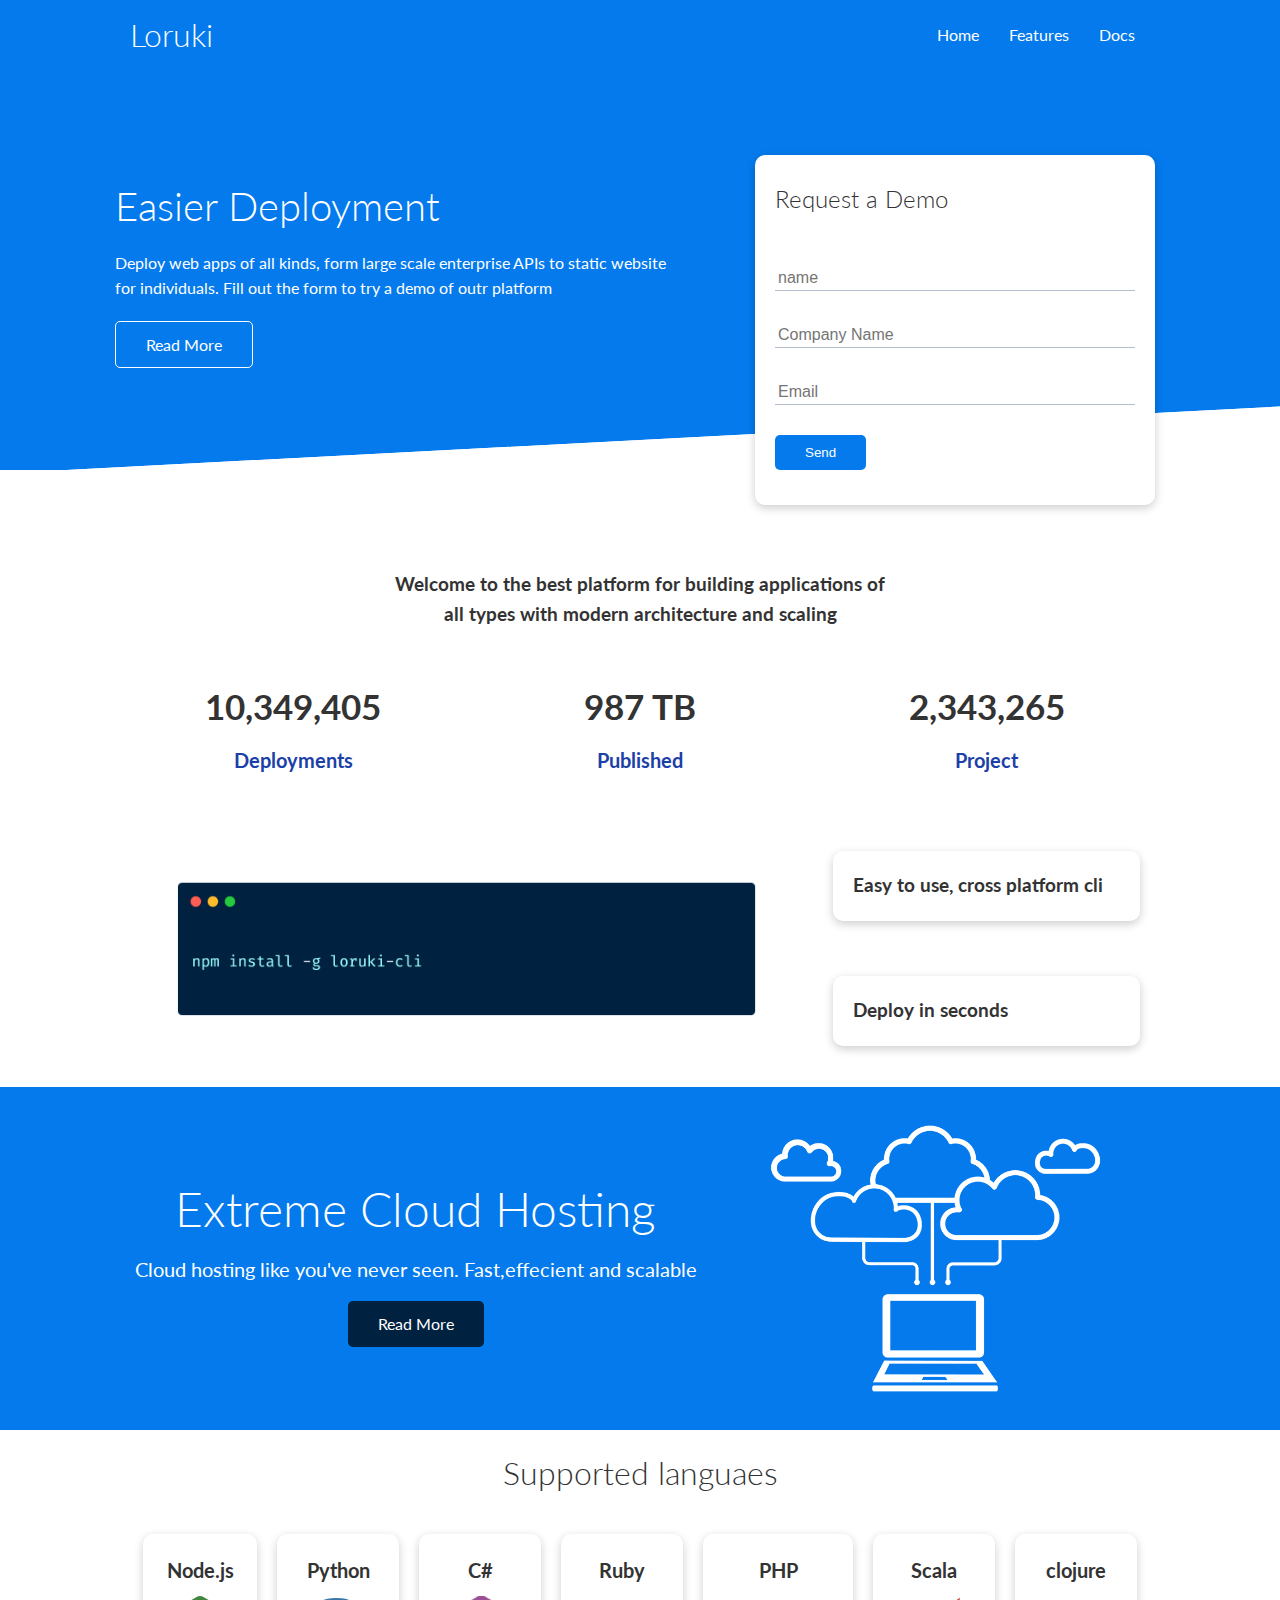
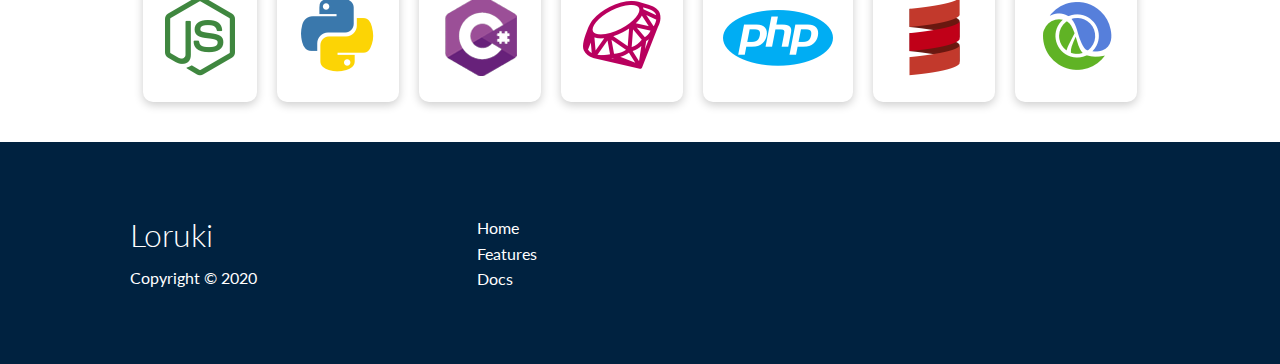
<file: index.html>
<!DOCTYPE html>
<html lang="en">
<head>
    <meta charset="UTF-8">
    <meta name="viewport" content="width=device-width, initial-scale=1.0">

    <link rel="stylesheet" href="css/style.css">
    <link rel="stylesheet" href="css/utilities.css">
    <link rel="stylesheet" href="https://cdnjs.cloudflare.com/ajax/libs/font-awesome/6.0.0-beta2/css/all.min.css" integrity="sha512-YWzhKL2whUzgiheMoBFwW8CKV4qpHQAEuvilg9FAn5VJUDwKZZxkJNuGM4XkWuk94WCrrwslk8yWNGmY1EduTA==" crossorigin="anonymous" referrerpolicy="no-referrer" />
    <title>Loruki | Cloud Hosting For Everyone</title>
</head>


<body>
    <!-- Navbar  -->
<div class="navbar">
<div class="container flex">
<h1 class = "logo">Loruki</h1>

<nav class= "navClass">

<ul>
<li><a href="index.html">Home</a></li>
<li><a href="features.html"> Features</a></li>
<li><a href="docs.html"> Docs</a></li>
</ul>

</nav>

</div>
</div>

<!-- Showcase -->
<section class="showcase">
<div class="container grid">
    <div class="showcase-text">
        <h1> Easier Deployment</h1>
        <p>
            Deploy web apps of all kinds, form large scale enterprise APIs to static website for individuals. Fill out the form to try a demo of outr platform
        </p>

        <a href="features.html" class="btn btn-outline"> Read More</a>

    </div>

    <div class="showcase-form card">

        <h2>Request a Demo</h2>
<form name="contact" method="POST" netlify-honeypot="bot-field" data-netlify="true">
    <input type="hidden" name="form-name" value="contact">
    <p class="hidden">
        <label>Don’t fill this out if you’re human: <input name="bot-field" /></label>
      </p>
    <div class="form-control">
        <input type="text" name ="name" placeholder="name" required>
    </div>

    <div class="form-control">
        <input type="text" name ="company" placeholder="Company Name" required>
    </div>

    <div class="form-control">
        <input type="email" name ="email" placeholder="Email" required>
    </div>
<input type="submit" value="Send" class="btn btn-primary">
 
</form>

    </div>
</div>
</section>

<!-- stats -->
<section class="stats">
    <div class="container">
        <h3 class="stats-heading text-center ">
            Welcome to the best platform  for building applications of all types with modern architecture and scaling
        </h3>

        <div class="grid grid-3 text-center my-4">
            <div>
                <i class="fas fa-server fa-3x"></i>
                <h3>10,349,405</h3>
                <p class="text-secondary">Deployments</p>
            </div>
            <div>
                <i class="fas fa-upload fa-3x"></i>
                <h3>987 TB</h3>
                <p class="text-secondary">Published</p>
            </div>
            <div>
                <i class="fas fa-project-diagram fa-3x"></i>
                <h3>2,343,265</h3>
                <p class="text-secondary">Project</p>
            </div>

        </div>
    </div>
</section>

<section class="cli">
    <div class="container grid">
        <img src="images/cli.png" alt="">
        <div class="card">
            <h3>Easy to use, cross platform cli</h3>
        </div>
        <div class="card">
            <h3>Deploy in seconds</h3>
        </div>
    </div>
</section>

<section class="cloud bg-primary my-2 py-2">
    <div class="container grid">
        <div class="text-center">
        <h2 class="lg">Extreme Cloud Hosting</h2>
        <p class="lead my-1">Cloud hosting like you've never seen. Fast,effecient and scalable</p>
        <a href="features.html" class="btn btn-dark"> Read More</a>
    </div>
        <img src="images/cloud.png" alt="">
    
</div>
</section>

<!-- supoorted languages -->

<section class="languages">
    <h2 class = "md text-center my-2"> Supported languaes </h2>
    <div class="container flex">
        <div class="card">
            <h4>Node.js</h4>
            <img src="images/logos/node.png" alt="">
        </div>

        <div class="card">
            <h4>Python</h4>
            <img src="images/logos/python.png" alt="">
        </div>

        <div class="card">
            <h4>C#</h4>
            <img src="images/logos/csharp.png" alt="">
        </div>

        <div class="card">
            <h4>Ruby</h4>
            <img src="images/logos/ruby.png" alt="">
        </div>
        
        <div class="card">
            <h4>PHP</h4>
            <img src="images/logos/php.png" alt="">
        </div>

        <div class="card">
            <h4>Scala</h4>
            <img src="images/logos/scala.png" alt="">
        </div>

        <div class="card">
            <h4>clojure</h4>
            <img src="images/logos/clojure.png" alt="">
        </div>
    </div>
</section>

<footer class = "footer bg-dark py-5">
    <div class="container grid grid-3">
        <div>
            <h1>Loruki</h1>
            <p>Copyright &copy; 2020</p>
        </div>

        <nav>
            <ul>
               <li><a href="index/html">Home</a></li>
               <li></li><a href="feautures/html">Features</a></li>
               <li><a href="docs/html">Docs</a></li>
            </ul>
        </nav>
        <div class="social">
            <a href="#"><i class = "fab fa-github fa-2x"></i></a>
            <a href="#"><i class = "fab fa-facebook fa-2x"></i></a>
            <a href="#"><i class = "fab fa-instagram fa-2x"></i></a>
            <a href="#"><i class = "fab fa-twitter fa-2x"></i></a>
        </div>

    </div>

</footer>
</body>
</html>
</file>
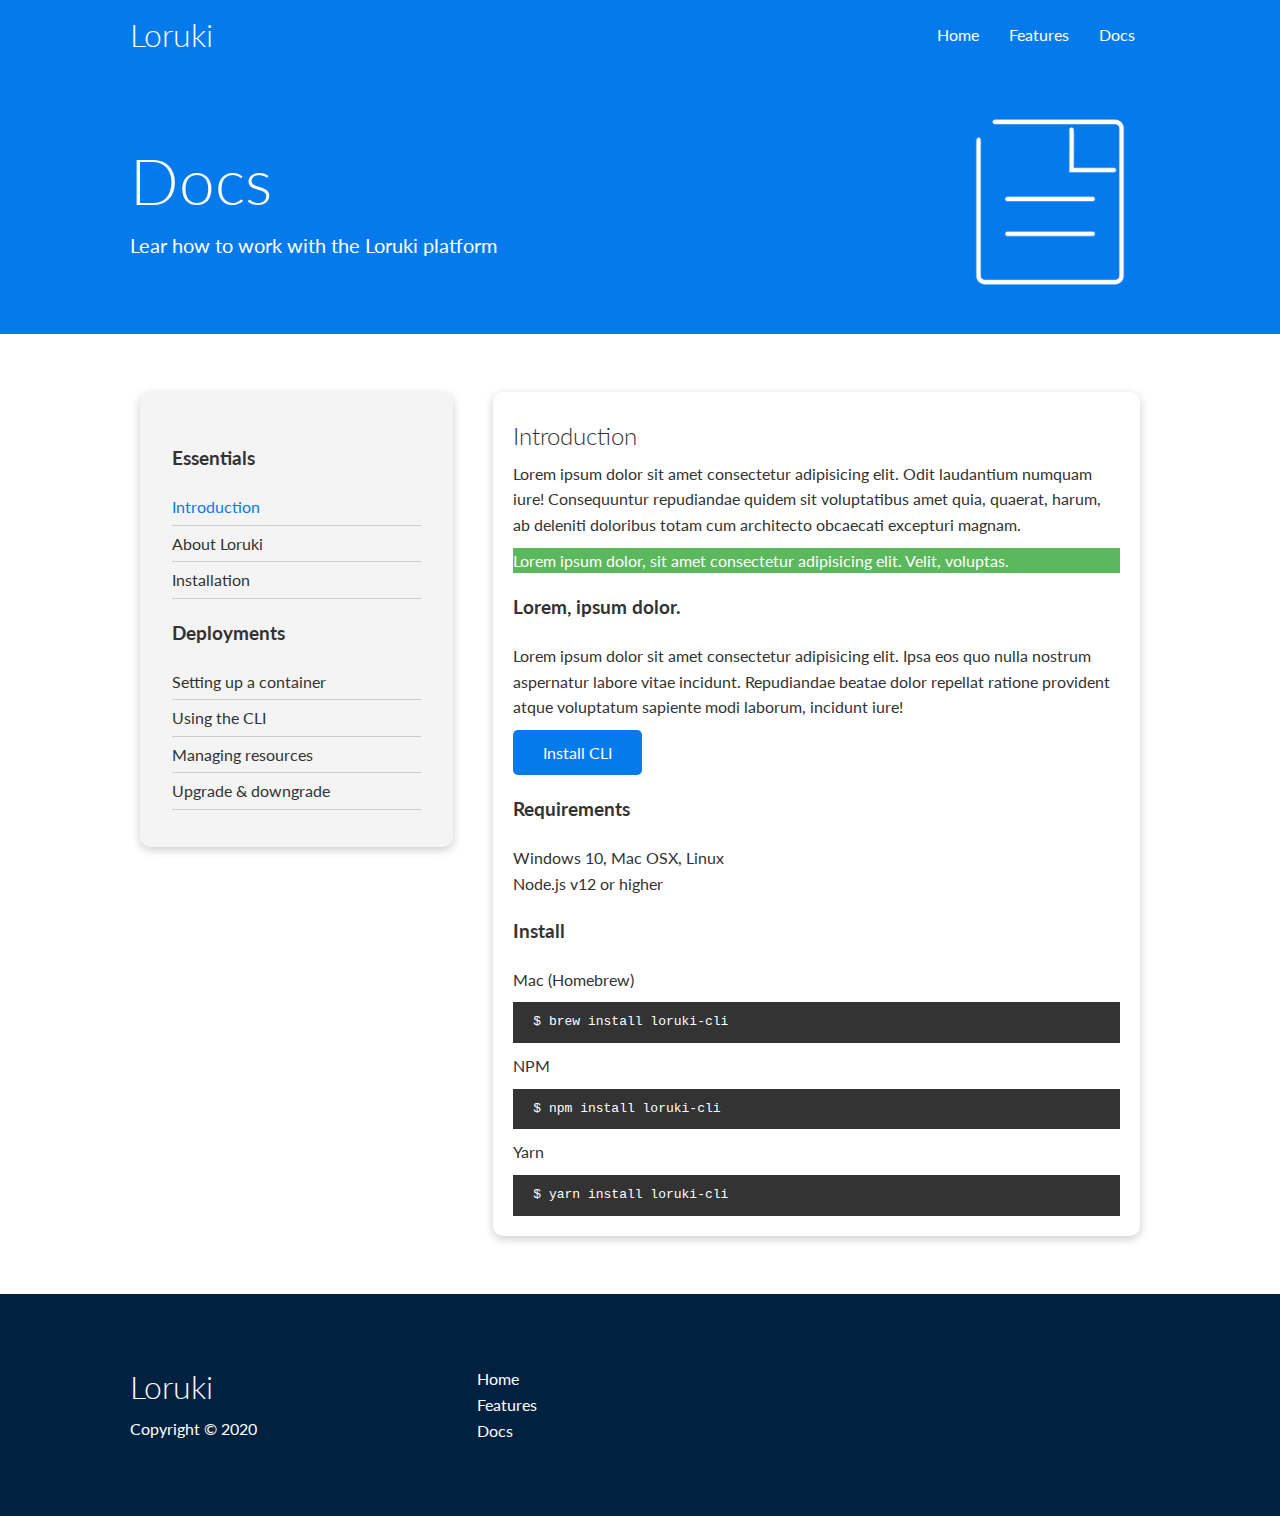
<file: docs.html>
<!DOCTYPE html>
<html lang="en">
<head>
    <meta charset="UTF-8">
    <meta name="viewport" content="width=device-width, initial-scale=1.0">

    <link rel="stylesheet" href="css/style.css">
    <link rel="stylesheet" href="css/utilities.css">
    <link rel="stylesheet" href="https://cdnjs.cloudflare.com/ajax/libs/font-awesome/6.0.0-beta2/css/all.min.css" integrity="sha512-YWzhKL2whUzgiheMoBFwW8CKV4qpHQAEuvilg9FAn5VJUDwKZZxkJNuGM4XkWuk94WCrrwslk8yWNGmY1EduTA==" crossorigin="anonymous" referrerpolicy="no-referrer" />
    <title>Loruki | Cloud Hosting For Everyone</title>
</head>


<body>
    <!-- Navbar  -->
<div class="navbar">
<div class="container flex">
<h1 class = "logo">Loruki</h1>

<nav class= "navClass">

<ul>
<li><a href="index.html">Home</a></li>
<li><a href="features.html"> Features</a></li>
<li><a href="docs.html"> Docs</a></li>
</ul>

</nav>

</div>
</div>

<section class="docs-head bg-primary py-3 ">
    
    <div class="container grid">
        <div>
            <h1 class = "xl">Docs</h1>
    <p class = "lead">Lear how to work with the Loruki platform</p>
   </div>
   <img src="images/docs.png" alt="">

    </div>
</section>

<section class="docs-main my-4">
    <div class="container grid">
        <div class="card bg-light p-3">
            <h3 class = "my-2">Essentials</h3>
            <nav>
            <ul>
             <li><a class = "text-primary" href="#">Introduction</a></li>
             <li><a href="#">About Loruki</a></li>
             <li><a href="#">Installation</a></li>
            </ul>
        </nav>

        <h3 class = "my-2">Deployments</h3>
        <nav>
        <ul>
         <li><a href="#">Setting up a container</a></li>
         <li><a href="#">Using the CLI</a></li>
         <li><a href="#">Managing resources</a></li>
         <li><a href="#">Upgrade & downgrade</a></li>
        </ul>
    </nav>

        </div>

        <div class="card">
            <h2>Introduction</h2>
            <p>Lorem ipsum dolor sit amet consectetur adipisicing elit. Odit laudantium numquam iure! Consequuntur repudiandae quidem sit voluptatibus amet quia, quaerat, harum, ab deleniti doloribus totam cum architecto obcaecati excepturi magnam.</p>
       <div class="alert-success">
           <i class = "fas fa-info"></i> Lorem ipsum dolor, sit amet consectetur adipisicing elit. Velit, voluptas.
       </div>
       <h3>Lorem, ipsum dolor.</h3>
       <p>Lorem ipsum dolor sit amet consectetur adipisicing elit. Ipsa eos quo nulla nostrum aspernatur labore vitae incidunt. Repudiandae beatae dolor repellat ratione provident atque voluptatum sapiente modi laborum, incidunt iure!</p>
    <a href="#" class="btn btn-primary">Install CLI</a>  

    <h3>Requirements</h3>
    <ul>
        <li>Windows 10, Mac OSX, Linux</li>
        <li>Node.js v12 or higher</li>
    </ul>
    <h3>Install</h3>
    <p>Mac (Homebrew)</p>
    <pre><code>$ brew install loruki-cli</code></pre>
    <p>NPM</p>
    <pre><code>$ npm install loruki-cli</code></pre>
    <p>Yarn</p>
    <pre><code>$ yarn install loruki-cli</code></pre>
    
    </div>

    </div>
</section>


<!-- Footer -->

<footer class = "footer bg-dark py-5">
    <div class="container grid grid-3">
        <div>
            <h1>Loruki</h1>
            <p>Copyright &copy; 2020</p>
        </div>

        <nav>
            <ul>
               <li><a href="index/html">Home</a></li>
               <li></li><a href="feautures/html">Features</a></li>
               <li><a href="docs/html">Docs</a></li>
            </ul>
        </nav>
        <div class="social">
            <a href="#"><i class = "fab fa-github fa-2x"></i></a>
            <a href="#"><i class = "fab fa-facebook fa-2x"></i></a>
            <a href="#"><i class = "fab fa-instagram fa-2x"></i></a>
            <a href="#"><i class = "fab fa-twitter fa-2x"></i></a>
        </div>

    </div>

</footer>
</body>
</html>
</file>
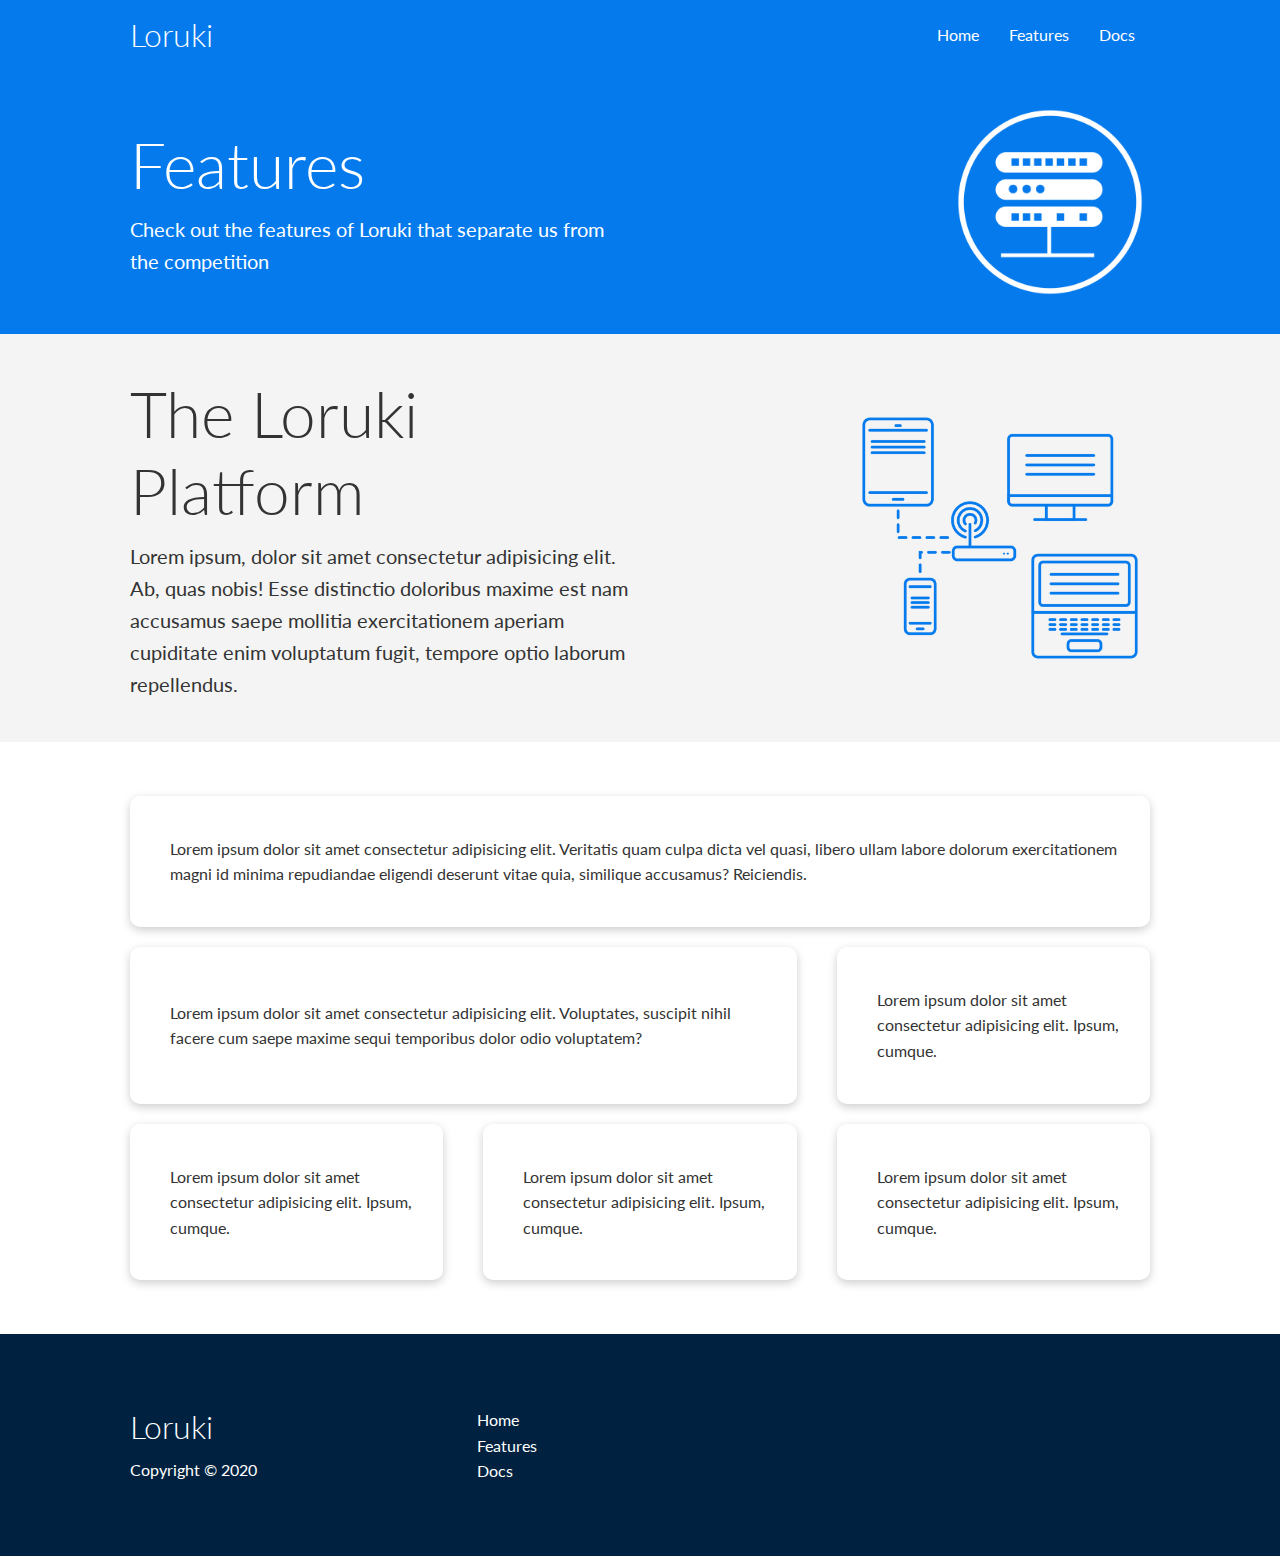
<file: features.html>
<!DOCTYPE html>
<html lang="en">
<head>
    <meta charset="UTF-8">
    <meta name="viewport" content="width=device-width, initial-scale=1.0">

    <link rel="stylesheet" href="css/style.css">
    <link rel="stylesheet" href="css/utilities.css">
    <link rel="stylesheet" href="https://cdnjs.cloudflare.com/ajax/libs/font-awesome/6.0.0-beta2/css/all.min.css" integrity="sha512-YWzhKL2whUzgiheMoBFwW8CKV4qpHQAEuvilg9FAn5VJUDwKZZxkJNuGM4XkWuk94WCrrwslk8yWNGmY1EduTA==" crossorigin="anonymous" referrerpolicy="no-referrer" />
    <title>Loruki | Cloud Hosting For Everyone</title>
</head>


<body>
    <!-- Navbar  -->
<div class="navbar">
<div class="container flex">
<h1 class = "logo">Loruki</h1>

<nav class= "navClass">

<ul>
<li><a href="index.html">Home</a></li>
<li><a href="features.html"> Features</a></li>
<li><a href="docs.html"> Docs</a></li>
</ul>

</nav>

</div>
</div>

<section class="features-head bg-primary py-3 ">
    
    <div class="container grid">
        <div>
            <h1 class = "xl">Features</h1>
    <p class = "lead">Check out the features of Loruki that separate us from the competition</p>
   </div>
   <img src="images/server.png" alt="">

    </div>
</section>

<section class="features-subhead bg-light py-3" >
    <div class="container grid">
        <div>
            <h1 class="xl">The Loruki Platform</h1>
            <p class="lead">Lorem ipsum, dolor sit amet consectetur adipisicing elit. Ab, quas nobis! Esse distinctio doloribus maxime est nam accusamus saepe mollitia exercitationem aperiam cupiditate enim voluptatum fugit, tempore optio laborum repellendus.</p>
        </div>
        <img src="images/server2.png" alt="">

    </div>
</section>

<section class="features-main my-2">
    <div class="container grid grid-3">
        <div class="card flex">
            <i class = "fas fa-server fa-3x"></i>
            <p>Lorem ipsum dolor sit amet consectetur adipisicing elit. Veritatis quam culpa dicta vel quasi, libero ullam labore dolorum exercitationem magni id minima repudiandae eligendi deserunt vitae quia, similique accusamus? Reiciendis.</p>
        </div>

        <div class="card flex">
            <i class = "fas fa-network-wired fa-3x"></i>
            <p>Lorem ipsum dolor sit amet consectetur adipisicing elit. Voluptates, suscipit nihil facere cum saepe maxime sequi temporibus dolor odio voluptatem?</p>
        </div>

        <div class="card flex">
            <i class = "fas fa-laptop-code fa-3x"></i>
        <p>Lorem ipsum dolor sit amet consectetur adipisicing elit. Ipsum, cumque.</p>
    </div>

        <div class="card flex">
            <i class = "fas fa-database fa-3x"></i>
            <p>Lorem ipsum dolor sit amet consectetur adipisicing elit. Ipsum, cumque.</p>
        </div>

        <div class="card flex">
            <i class = "fas fa-power-off fa-3x"></i>
            <p>Lorem ipsum dolor sit amet consectetur adipisicing elit. Ipsum, cumque.</p>
        </div>

        <div class="card flex">
            <i class = "fas fa-upload fa-3x"></i>
            <p>Lorem ipsum dolor sit amet consectetur adipisicing elit. Ipsum, cumque.</p>
        </div>

        

    </div>
</section>


<!-- Footer -->

<footer class = "footer bg-dark py-5">
    <div class="container grid grid-3">
        <div>
            <h1>Loruki</h1>
            <p>Copyright &copy; 2020</p>
        </div>

        <nav>
            <ul>
               <li><a href="index/html">Home</a></li>
               <li></li><a href="feautures/html">Features</a></li>
               <li><a href="docs/html">Docs</a></li>
            </ul>
        </nav>
        <div class="social">
            <a href="#"><i class = "fab fa-github fa-2x"></i></a>
            <a href="#"><i class = "fab fa-facebook fa-2x"></i></a>
            <a href="#"><i class = "fab fa-instagram fa-2x"></i></a>
            <a href="#"><i class = "fab fa-twitter fa-2x"></i></a>
        </div>

    </div>

</footer>
</body>
</html>
</file>
<file: css/style.css>
@import url('https://fonts.googleapis.com/css2?family=Lato:wght@300&display=swap');


/* box sizing makes you add padding and border without increasing the width or height */

:root{
    --primary-color:#047aed;
    --secondary-color:#1c3fa8;
    --dark-color:#002240;
    --light-color:#f4f4f4;
    --success-color:#5cb85c;
    --error-color:#d9534f;

}


* {
    box-sizing: border-box;
    padding: 0;
    margin: 0;
}


body {

    font-family: 'Lato', sans-serif;
    color: #333;
    line-height: 1.6;

}


/* list style type none removes the bullet points */
ul {
    list-style-type: none;
}

/* text decoration none removes the underline from the links */
a {
    text-decoration: none;
    color: #333;
}

/* maring 10px 0 means maring 10px at top and bottom and 0 right and left */

h1, h2 {

    font-weight: 300;
    line-height: 1.2;
    margin: 10px 0;
}

p {
    margin: 10px 0;

}

/* width 100% makes the images stays inside the container so it doesn't go out of it */
img {
    width: 100%;
}

code, pre {
    background: #333;
    color:#fff;
    padding: 10px;
}

.hidden {
    visibility: hidden;
    height: 0;
}

/* Navbar  */

.navbar {
    background-color:var(--primary-color);
    color: #fff;
    height: 70px;
}

.navbar ul {
display: flex;

}

.navbar a {
    color: #fff;
    padding: 10px;
    margin: 0 5px;
}

.navbar a:hover {
    border-bottom: 2px #fff solid;
}

.navbar .flex {
    justify-content: space-between;
}

/* Showcase */

.showcase{
    height: 400px;
    background-color:var(--primary-color) ;
    color: #fff;
    position: relative;

}

.showcase h1 {
    font-size: 40px;

}

.showcase p {
    margin: 20px 0;
}

.showcase .grid {
    overflow: visible;
    grid-template-columns: 55% 45%;
    gap: 30px;
}

.showcase-text {
    animation: slideInFromLeft 1s ease-in;
}

.showcase-form{
    position: relative;
    top: 60px;
    height: 350px;
    width: 400px;
    padding: 40px;
    z-index: 100;
    justify-self: flex-end;
    animation: slideInFromRight 1s ease-in;

}

.showcase-form .form-control {
    margin: 30px 0;
}


.showcase-form input[type='text'],
.showcase-form input[type='email']
{
    border: 0;
    border-bottom: 1px solid #b4becb;
    width: 100%;
    padding: 3px;
    font-size: 16px;

}

.showcase-form input:focus{
    outline: none;
}


.showcase::before,
.showcase::after {
    content: '';
    position: absolute;
    height: 100px;
    bottom: -70px;
    right: 0;
    left: 0;
    background: #fff;
    transform: skewY(-3deg);
    -webkit-transform: skewY(-3deg);
    -moz-transform: skewY(-3deg);
    -ms-transform: skewY(-3deg);
    
    
    
}



/* stats */

.stats{
    padding-top: 100px;
    animation: slideInFromBottom 1s ease-in;
}


.stats-heading {
    max-width: 500px; 
    margin: auto;
}

.stats .grid h3 {
    font-size: 35px;
}

.stats .grid p {
    font-size: 20px;
    font-weight: bold;
}

/* cli */

.cli .grid {
    grid-template-columns: repeat(3,1fr);
    grid-template-rows: repeat(2,1fr);
}

.cli .grid >*:first-child{
    grid-column: 1 /span 2;
    grid-row: 1/ span 2;
}
.cloud .grid{
    grid-template-columns: 4fr 3fr;
}

/* Languages */

.languages .flex {
    flex-wrap: wrap;
}

.languages .card{
 text-align: center;
 margin: 18px 10px 40px;
 transition: transform 0.2s ease-in;
}

.languages .card h4 {
    font-size: 20px;
    margin-bottom: 10px;
}

.languages .card:hover {
    transform: translateY(-15px);
}

/* features page */

.features-head img, .docs-head img  {
    max-width: 200px;
    justify-self: flex-end;
}

.features-subhead img {
    max-width: 300px;
    justify-self: flex-end;
}
.features-subhead2 .grid {
    grid-template-columns: repeat(3,1fr);
    grid-template-rows: repeat(2,1fr);


}

.features-main .card > i {
    margin-right: 20px;
}

.features-main .grid {
    padding: 30px;
}


.features-main .grid > *:first-child {
    grid-column: 1 /span 3;
    
}

.features-main .grid > *:nth-child(2) {
    grid-column: 1 /span 2;
    
}

/* Docs */

.docs-main h3 {
    margin: 20px 0;
}

.docs-main .grid {
    grid-template-columns: 1fr 2fr;
    align-items: flex-start;
}

.docs-main nav li {
    font: 17px;
    padding-bottom: 5px;
    margin-bottom: 5px;
    border-bottom: 1px #ccc solid;
}

.docs-main a:hover {
    font-weight: bold;
}


/* footer */

.footer .social a {
    margin: 0 10px;
}

/* Animation */

@keyframes slideInFromLeft {
    0%{
        transform: translateX(-100%);
    }

    100%{
        transform: translateX(0);
    }
}


@keyframes slideInFromRight {
    0%{
        transform: translateX(100%);
    }

    100%{
        transform: translateX(0);
    }
}

@keyframes slideInFromTop{
    0%{
        transform: translateY(-100%);
    }

    100%{
        transform: translateX(0);
    }
}


@keyframes slideInFromBottom{
    0%{
        transform: translateY(100%);
    }

    100%{
        transform: translateX(0);
    }
}

/* tablets and under */

@media(max-width: 768px){

.grid,
.showcase .grid,
.stats .grid,
.cli .grid,
.cloud .grid,
.features-main .grid,
.features-head .grid,
.features-subhead .grid,
.docs-head .grid,
.docs-main .grid
 {
    grid-template-columns: 1fr;
    grid-template-rows: 1fr;
}

.showcase {
    height: auto;
}

.showcase-text {
    text-align: center;
    margin-top: 40px;
    animation: slideInFromTop 1s ease-in;
}
.showcase-form {
    justify-self: center;
    margin: auto;
    animation: slideInFromBottom 1s ease-in;
}
    .cli .grid >*:first-child{
        grid-column: 1 ;
        grid-row: 1;
    }

    .features-head,
    .features-subhead,
    .docs-head {
        text-align: center;

    }

    .features-head img,
    .features-subhead img ,
    .docs-head img {
        justify-self: center;
        
    }

    .features-main .grid >*:first-child,
    .features-main .grid >*:nth-child(2) {
        grid-column: 1;
    }
    
    


}



/* mobile */

@media(max-width: 500px){

    .navbar {
        height: 110px;
    }
    .navbar .flex {
        flex-direction: column;
    }

    .navbar ul {
        padding: 10px;
        background-color: rgba(0,0,0,0.1);
    }
}
</file>
<file: css/utilities.css>
/* max width means if you stretched out past 1100 pixels the content will stay where it is */


/* Utilities */

.container {
    max-width: 1100px;
    margin: 0 auto;
    overflow: auto;
    padding: 0 40px;
}

.card {

    background-color: #fff;
    color: #333;
    border-radius: 10px;
    box-shadow: 0 3px 10px rgba(0,0,0,0.2);
    padding: 20px;
    margin: 10px;


}

.btn {
    display: inline-block;
    padding: 10px 30px;
    cursor: pointer;
    background-color: var(--primary-color);
    color: #fff;
    border: none;
    border-radius: 5px;

}

.btn-outline {
    background-color: transparent;
    border: 1px #fff solid;

}

.btn:hover {
    transform: scale(0.98);
}

.btn-outline:hover {
    transform: scale(0.98);
}


/* background and colored button */


.bg-primary, .btn-primary{
    background-color: var(--primary-color);
    color: #fff;
}

.bg-secondary, .btn-secondary{
    background-color: var(--secondary-color);
    color: #fff;
}

.bg-dark, .btn-dark{
    background-color: var(--dark-color);
    color: #fff;
}

.bg-light, .btn-light{
    background-color: var(--light-color);
    color: #333;
}


.bg-primary a, .btn-primary a,
.bg-secondary a, .btn-secondary a,
.bg-dark a, .btn-dark a {
color: #fff;
}

/* text color */

.text-primary {
    color: var(--primary-color);

}

.text-secondary {
    color: var(--secondary-color);

}

.text-dark {
    color: var(--dark-color);

}

.text-light {
    color: var(--light-color);
}
/* text sizes */


.lead {
    font-size: 20px;
}

.sm {
    font-size: 1rem;
}

.md {
    font-size: 2rem;
}

.lg {
    font-size: 3rem;
}

.xl {
    font-size: 4rem;
}




.text-center {
    text-align: center;
}

/* Alert */
.alert {
    background-color: var(--light-color);
    padding: 10px 20px;
    font-weight: 15px 0;
    margin: 15px 0;
}

.alert i {
    margin-right: 10px;
}

.alert-success {
    background-color: var(--success-color);
    color: #fff;
}

.alert-error {
    background-color: var(--error-color);
    color: #fff;
}

.flex {

    display: flex;
    justify-content: center;
    align-items:center ;
    height: 100%;
    
}

/* repeat(2,1fr) makes the 2 coloums even in size */

.grid {
display: grid;
grid-template-columns: repeat(2,1fr);
gap: 20px;
justify-content: center;
align-items: center;
height: 100%;
}

.grid-3{
    grid-template-columns: repeat(3,1fr);
}

/* Margin */

.my-1{
    margin: 1rem 0;
}

.my-2{
    margin: 1.5rem 0;
}

.my-3{
    margin: 2rem 0;
}

.my-4{
    margin: 3rem 0;
}

.my-5{
    margin: 4rem 0;
}




.m-1{
    margin: 1rem ;
}

.m-2{
    margin: 1.5rem ;
}

.m-3{
    margin: 2rem ;
}

.m-4{
    margin: 3rem ;
}

.m-5{
    margin: 4rem ;
}




/* Padding */

.py-1{
    padding: 1rem 0;
}

.py-2{
    padding: 1.5rem 0;
}

.py-3{
    padding: 2rem 0;
}

.py-4{
    padding: 3rem 0;
}

.py-5{
    padding: 4rem 0;
}




.p-1{
    padding: 1rem ;
}

.p-2{
    padding: 1.5rem ;
}

.p-3{
    padding: 2rem ;
}

.p-4{
    padding: 3rem ;
}

.p-5{
    padding: 4rem ;
}
</file>
